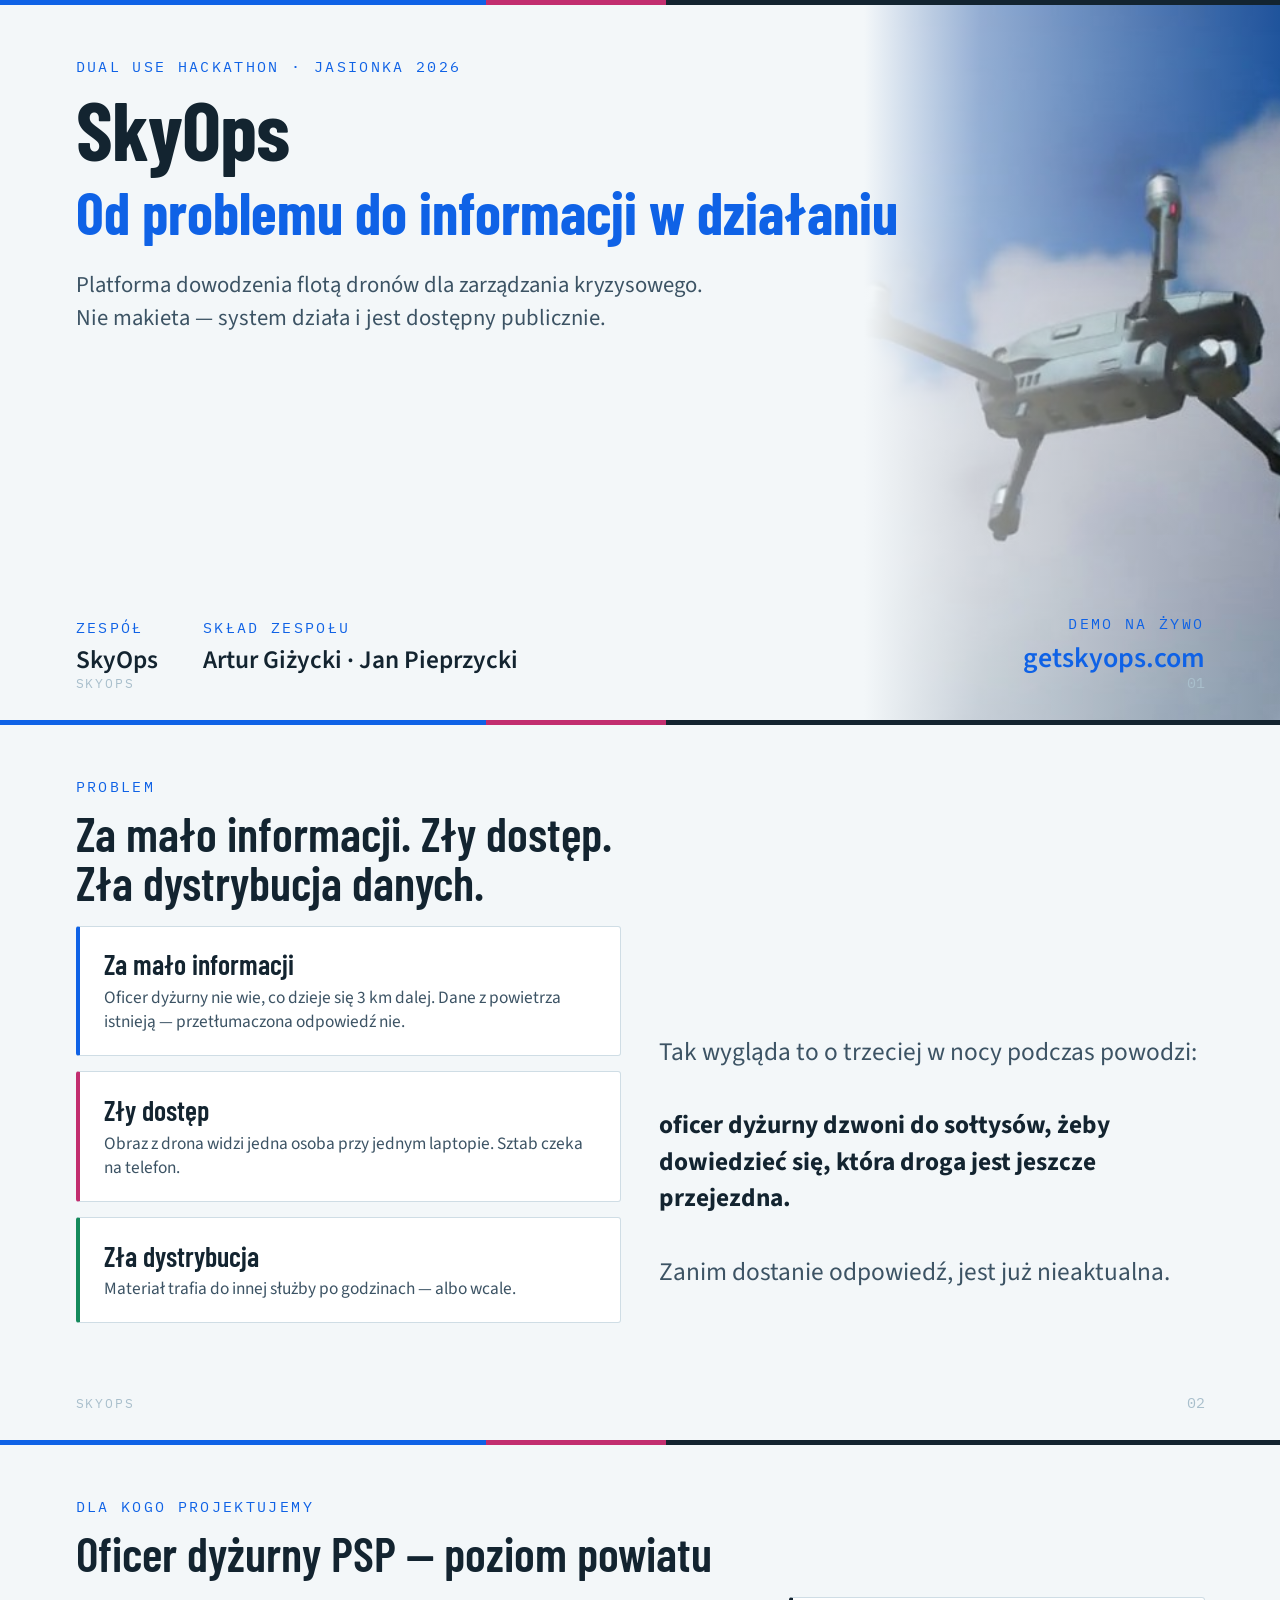
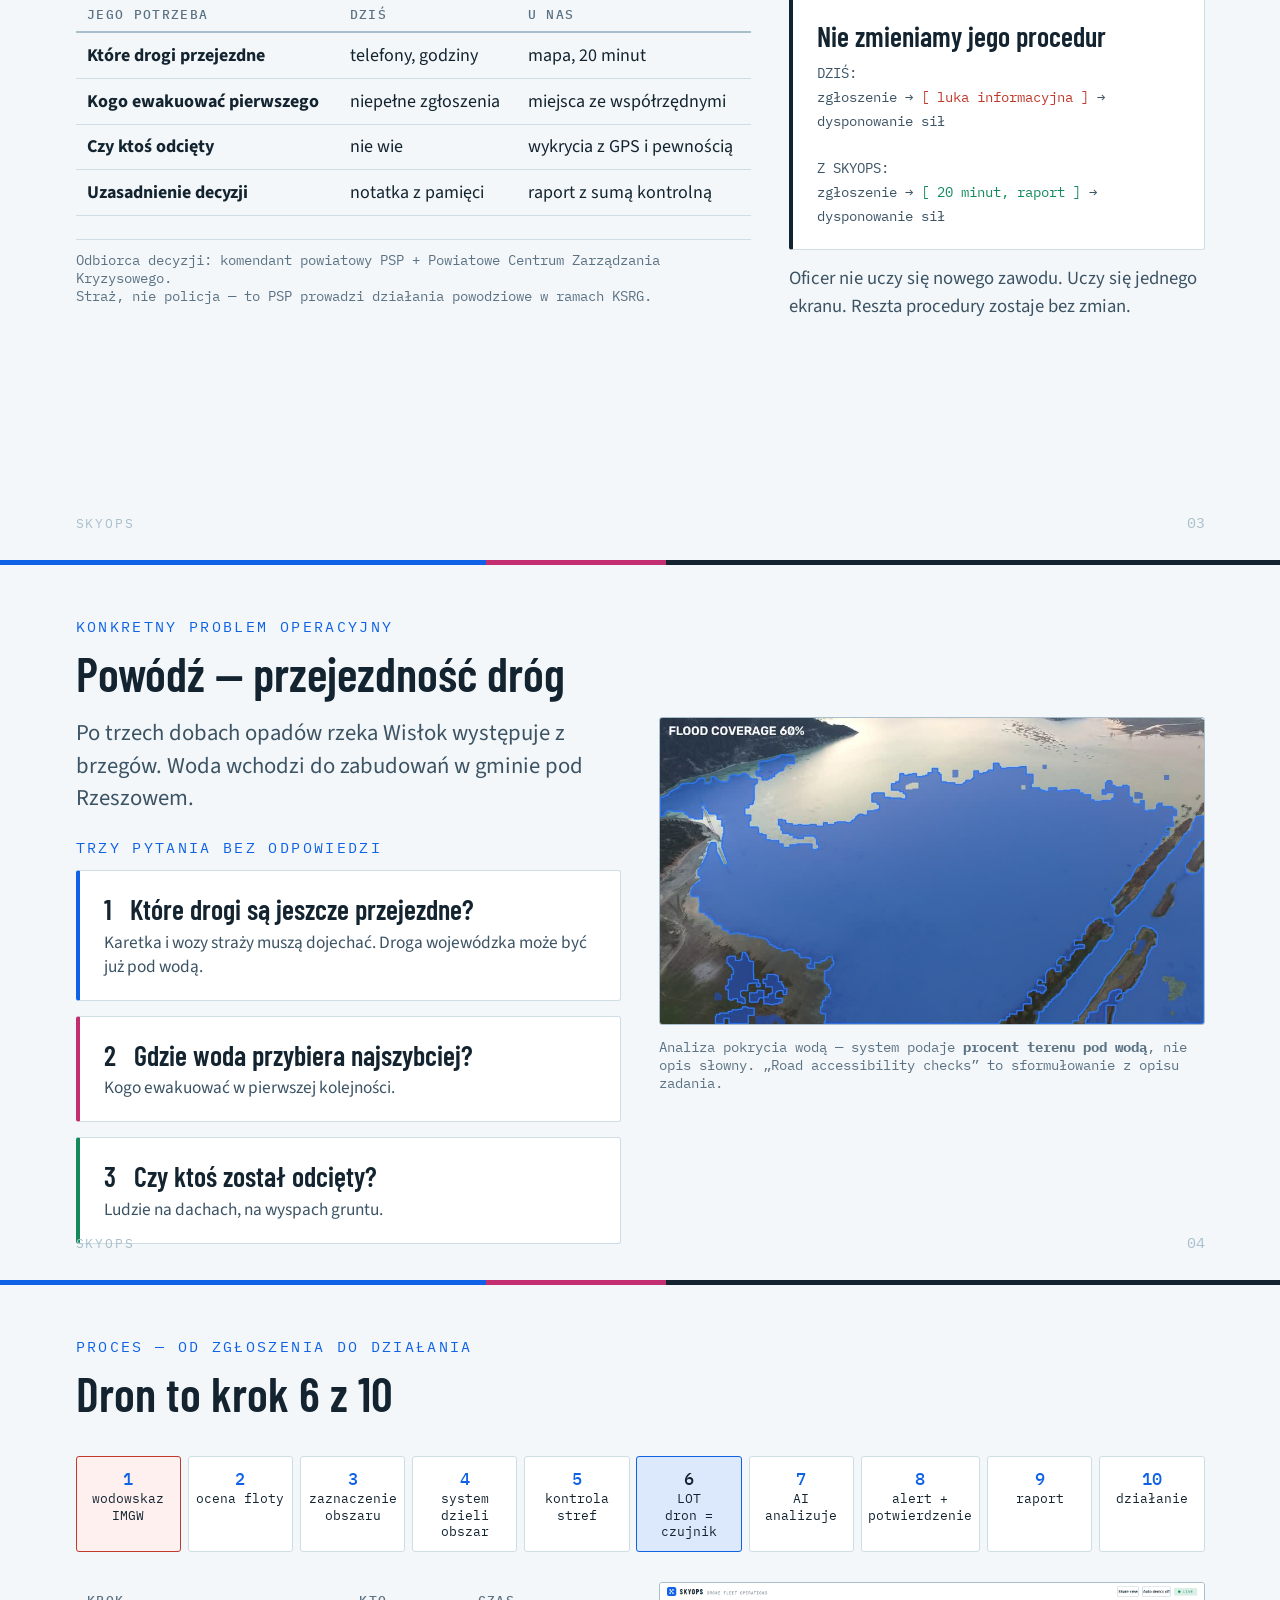
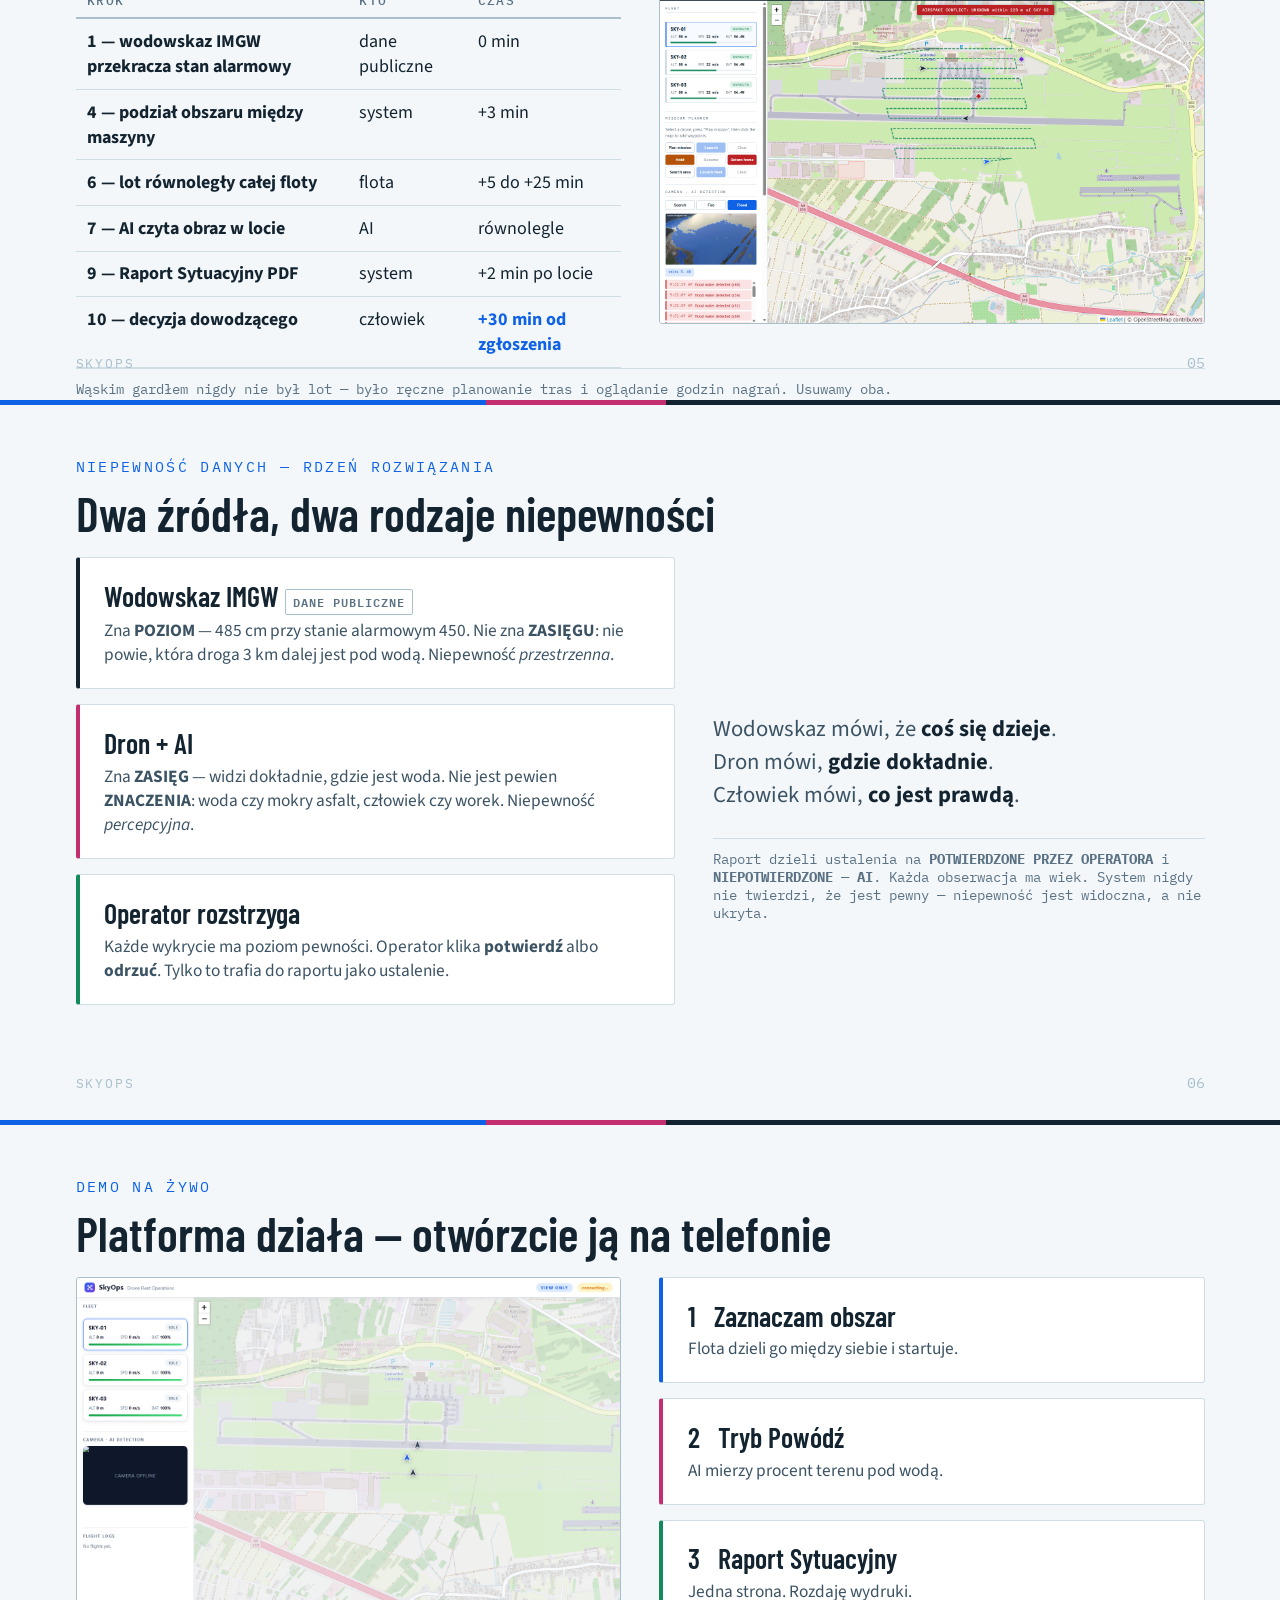
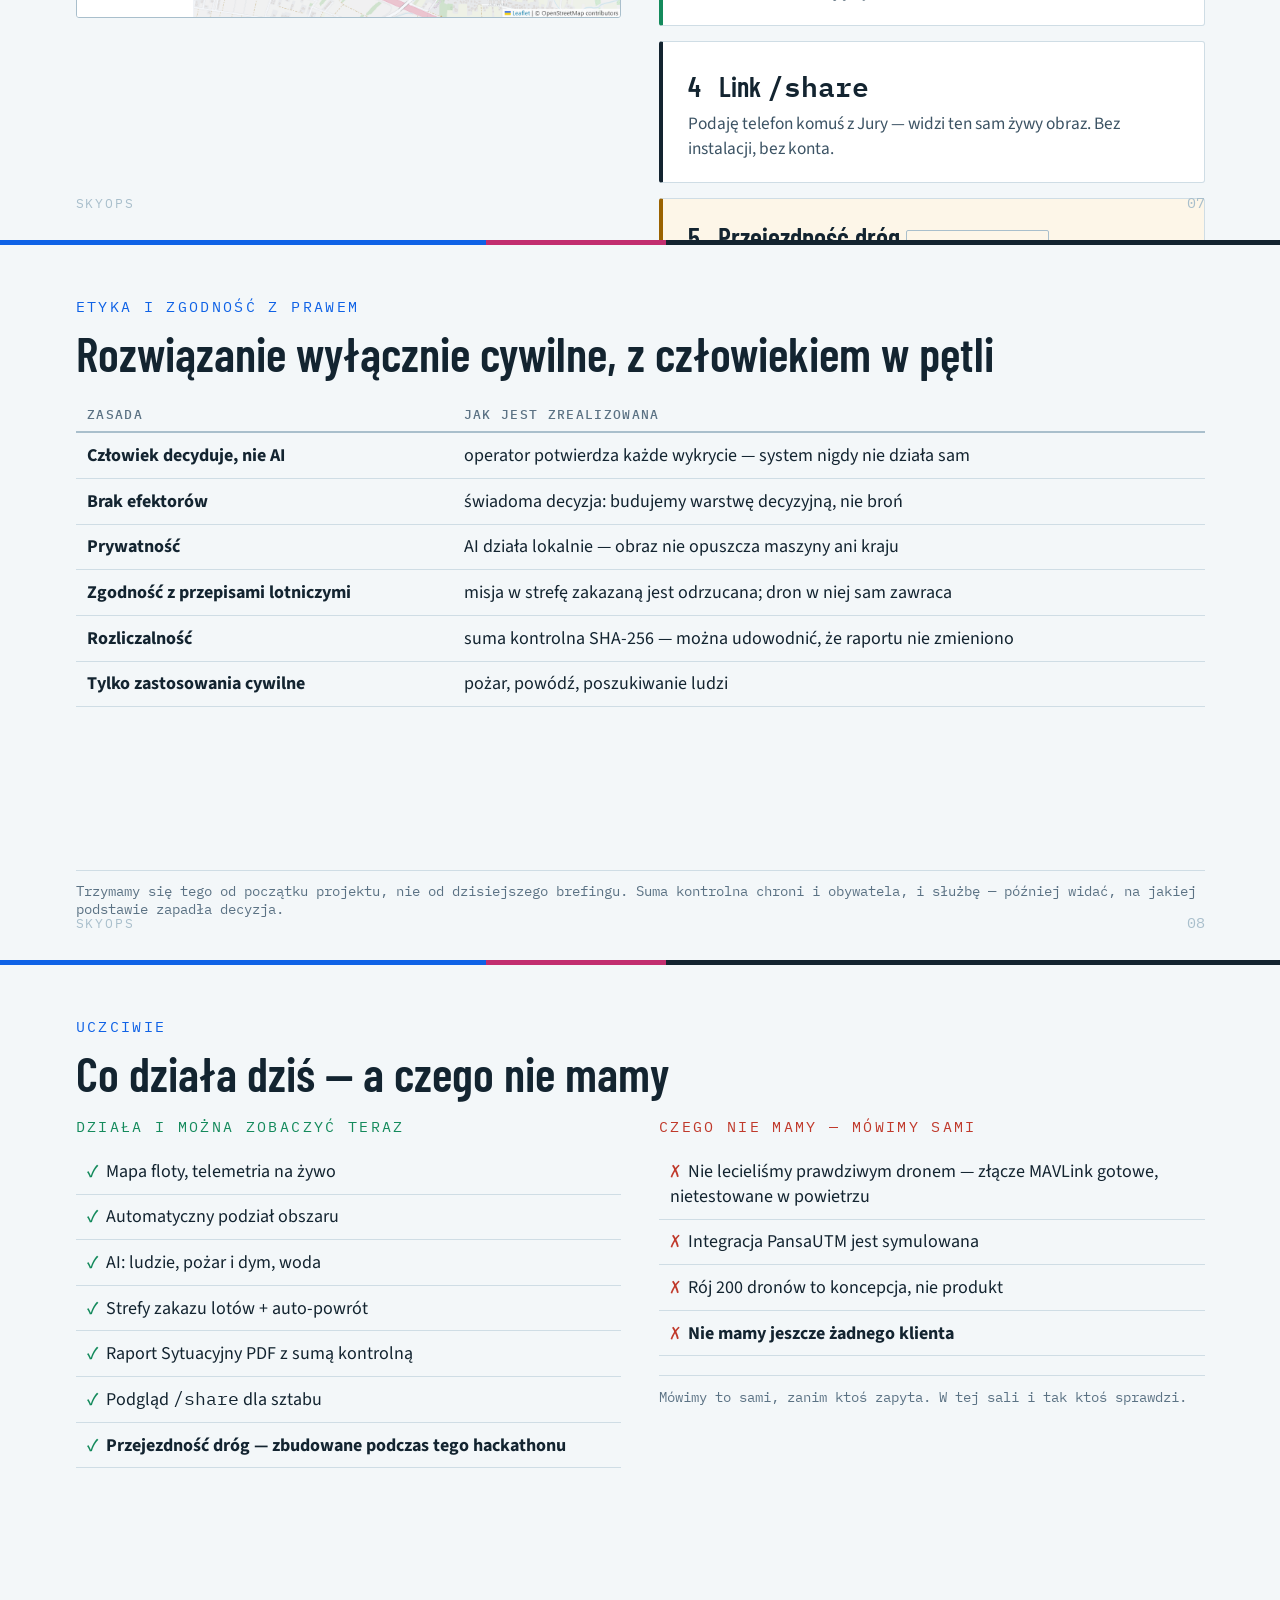
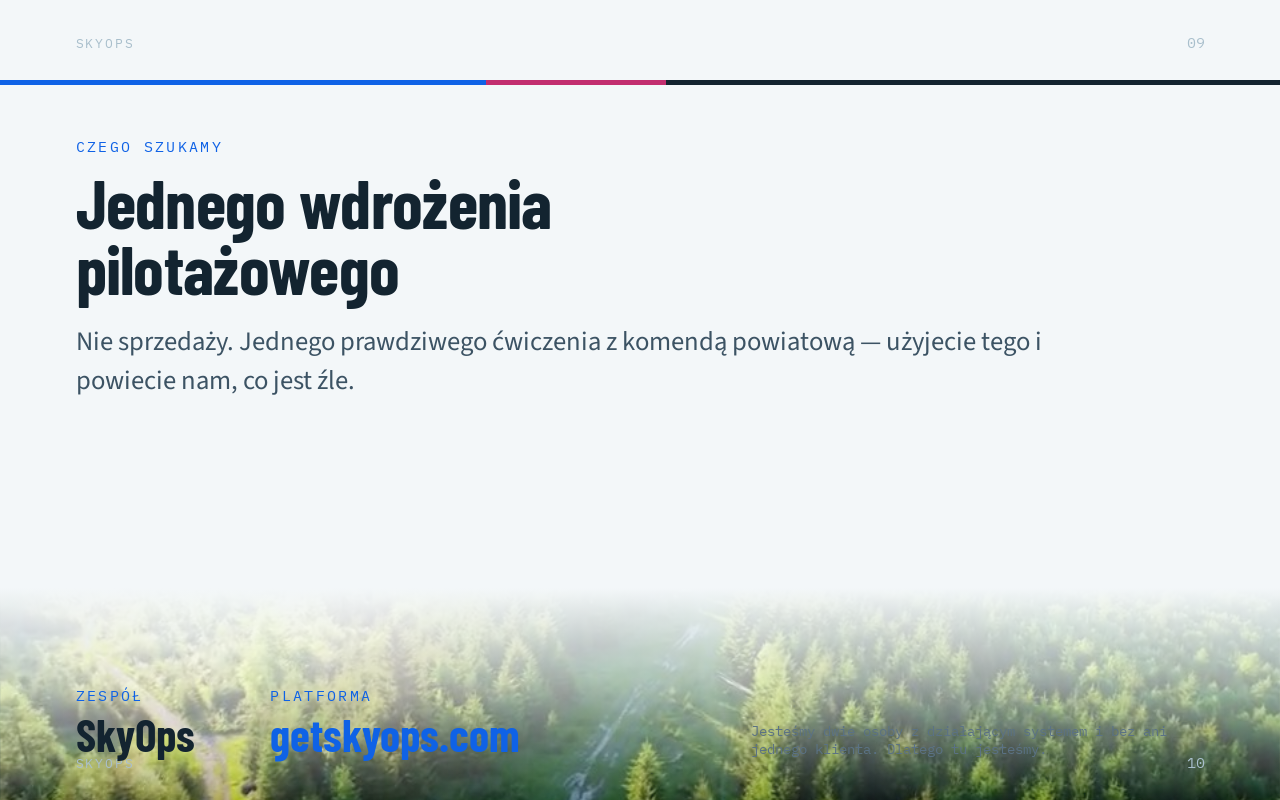
<file: hackathon/deck.html>
<!DOCTYPE html>
<html lang="pl">
<head>
<meta charset="utf-8">
<title>SkyOps - Dual Use Hackathon 2026</title>
<link rel="preconnect" href="https://fonts.googleapis.com">
<link href="https://fonts.googleapis.com/css2?family=Barlow+Condensed:wght@500;600;700&family=Source+Sans+3:wght@400;600&family=IBM+Plex+Mono:wght@400;500&display=swap" rel="stylesheet">
<style>
  :root{
    --paper:#f3f7f9; --panel:#fff; --ink:#132430; --soft:#3c5364;
    --slate:#5b7284; --line:#cfdde5; --strong:#a9bfcc;
    --blue:#0f62e6; --blue-soft:#dce9fd; --magenta:#c22e6f;
    --green:#148a5c; --green-soft:#d9f0e6; --amber:#9a6200; --red:#c0392b;
  }
  @page{ size:33.87cm 19.05cm; margin:0; }
  *{ box-sizing:border-box; margin:0; padding:0; }
  body{ background:var(--paper); font-family:"Source Sans 3",system-ui,sans-serif; color:var(--ink); }

  .slide{
    width:33.87cm; height:19.05cm; padding:1.5cm 2cm 1.1cm;
    page-break-after:always; break-after:page;
    position:relative; display:flex; flex-direction:column;
    background:var(--paper); overflow:hidden;
  }
  .slide:last-child{ page-break-after:auto; }
  .slide::before{
    content:""; position:absolute; top:0; left:0; right:0; height:5px;
    background:linear-gradient(90deg,var(--blue) 0 38%,var(--magenta) 38% 52%,var(--ink) 52% 100%);
  }
  .num{
    position:absolute; right:2cm; bottom:.75cm;
    font-family:"IBM Plex Mono",monospace; font-size:11pt; color:var(--strong);
  }
  .mark{
    position:absolute; left:2cm; bottom:.75cm;
    font-family:"IBM Plex Mono",monospace; font-size:10pt;
    letter-spacing:.14em; text-transform:uppercase; color:var(--strong);
  }
  .kicker{
    font-family:"IBM Plex Mono",monospace; font-size:11pt;
    letter-spacing:.16em; text-transform:uppercase; color:var(--blue);
    margin-bottom:.35cm;
  }
  h1{ font-family:"Barlow Condensed",sans-serif; font-weight:700; font-size:62pt; line-height:.95; letter-spacing:-.01em; }
  h2{ font-family:"Barlow Condensed",sans-serif; font-weight:600; font-size:36pt; line-height:1.02; margin-bottom:.5cm; }
  .lead{ font-size:17pt; line-height:1.45; color:var(--soft); max-width:26cm; }
  .big{ font-family:"Barlow Condensed",sans-serif; font-weight:700; font-size:44pt; line-height:1.05; }

  table{ border-collapse:collapse; width:100%; font-size:13.5pt; }
  th{
    font-family:"IBM Plex Mono",monospace; font-size:10pt; font-weight:500;
    letter-spacing:.1em; text-transform:uppercase; color:var(--slate);
    text-align:left; padding:.22cm .3cm; border-bottom:2px solid var(--strong);
  }
  td{ padding:.26cm .3cm; border-bottom:1px solid var(--line); vertical-align:top; }
  td strong{ color:var(--ink); }

  .cols{ display:flex; gap:1cm; flex:1; }
  .col{ flex:1; }
  .card{
    background:var(--panel); border:1px solid var(--line); border-left:4px solid var(--blue);
    border-radius:3px; padding:.55cm .65cm; margin-bottom:.4cm;
  }
  .card.mag{ border-left-color:var(--magenta); }
  .card.grn{ border-left-color:var(--green); }
  .card h3{ font-family:"Barlow Condensed",sans-serif; font-size:21pt; font-weight:600; margin-bottom:.12cm; }
  .card p{ font-size:13pt; color:var(--soft); line-height:1.4; }

  .shot{ border:1px solid var(--strong); border-radius:3px; width:100%; display:block; }
  .flow{
    display:flex; align-items:stretch; gap:.18cm; margin:.5cm 0;
    font-family:"IBM Plex Mono",monospace; font-size:9.5pt;
  }
  .step{
    flex:1; background:var(--panel); border:1px solid var(--line);
    border-radius:3px; padding:.3cm .18cm; text-align:center; line-height:1.3;
  }
  .step b{ display:block; font-size:13pt; color:var(--blue); font-weight:500; }
  .step.hot{ background:var(--blue-soft); border-color:var(--blue); }
  .step.hot b{ color:var(--ink); }
  .note{
    font-family:"IBM Plex Mono",monospace; font-size:10.5pt; color:var(--slate);
    border-top:1px solid var(--line); padding-top:.3cm; margin-top:auto;
  }
  .tag{
    display:inline-block; font-family:"IBM Plex Mono",monospace; font-size:9pt;
    letter-spacing:.08em; text-transform:uppercase; padding:2px 7px;
    border:1px solid var(--strong); border-radius:2px; color:var(--slate);
  }
  .yes{ color:var(--green); font-weight:600; }
  .band{
    position:absolute; top:5px; right:0; bottom:0; width:11cm;
    background-size:cover; background-position:center;
  }
  .band::after{
    content:""; position:absolute; inset:0;
    background:linear-gradient(90deg,var(--paper) 0%,rgba(243,247,249,.55) 28%,rgba(19,36,48,.10) 100%);
  }
  .band-bottom{
    position:absolute; left:0; right:0; bottom:0; height:5.6cm;
    background-size:cover; background-position:center 62%;
  }
  .band-bottom::after{
    content:""; position:absolute; inset:0;
    background:linear-gradient(180deg,var(--paper) 0%,rgba(243,247,249,.6) 45%,rgba(19,36,48,.18) 100%);
  }
  .above{ position:relative; z-index:2; }
  .no{ color:var(--red); font-weight:600; }
</style>
</head>
<body>

<!-- 1 -->
<section class="slide">
  <div class="band" style="background-image:url(img/clip7.jpg)"></div>
  <div class="kicker above">Dual Use Hackathon &middot; Jasionka 2026</div>
  <h1 class="above">SkyOps</h1>
  <p class="big above" style="color:var(--blue);margin-top:.35cm">Od problemu do informacji w działaniu</p>
  <p class="lead above" style="margin-top:.7cm;max-width:19cm">
    Platforma dowodzenia flotą dronów dla zarządzania kryzysowego.<br>
    Nie makieta — system działa i jest dostępny publicznie.
  </p>
  <div class="above" style="margin-top:auto;display:flex;gap:1.2cm;align-items:flex-end">
    <div>
      <div class="kicker" style="margin-bottom:.15cm">Zespół</div>
      <div style="font-size:19pt;font-weight:600">SkyOps</div>
    </div>
    <div>
      <div class="kicker" style="margin-bottom:.15cm">Skład zespołu</div>
      <div style="font-size:19pt;font-weight:600">Artur Giżycki &middot; Jan Pieprzycki</div>
    </div>
    <div style="margin-left:auto;text-align:right">
      <div class="kicker" style="margin-bottom:.15cm">Demo na żywo</div>
      <div style="font-size:21pt;font-weight:600;color:var(--blue)">getskyops.com</div>
    </div>
  </div>
  <div class="mark">SkyOps</div><div class="num">01</div>
</section>

<!-- 2 -->
<section class="slide">
  <div class="kicker">Problem</div>
  <h2>Za mało informacji. Zły dostęp.<br>Zła dystrybucja danych.</h2>
  <div class="cols">
    <div class="col">
      <div class="card"><h3>Za mało informacji</h3>
        <p>Oficer dyżurny nie wie, co dzieje się 3 km dalej. Dane z powietrza istnieją — przetłumaczona odpowiedź nie.</p></div>
      <div class="card mag"><h3>Zły dostęp</h3>
        <p>Obraz z drona widzi jedna osoba przy jednym laptopie. Sztab czeka na telefon.</p></div>
      <div class="card grn"><h3>Zła dystrybucja</h3>
        <p>Materiał trafia do innej służby po godzinach — albo wcale.</p></div>
    </div>
    <div class="col" style="display:flex;flex-direction:column;justify-content:center">
      <p class="lead" style="font-size:19pt">
        Tak wygląda to o trzeciej w nocy podczas powodzi:<br><br>
        <strong style="color:var(--ink)">oficer dyżurny dzwoni do sołtysów, żeby dowiedzieć się, która droga jest jeszcze przejezdna.</strong><br><br>
        Zanim dostanie odpowiedź, jest już nieaktualna.
      </p>
    </div>
  </div>
  <div class="mark">SkyOps</div><div class="num">02</div>
</section>

<!-- 3 -->
<section class="slide">
  <div class="kicker">Dla kogo projektujemy</div>
  <h2>Oficer dyżurny PSP — poziom powiatu</h2>
  <div class="cols">
    <div class="col">
      <table>
        <tr><th>Jego potrzeba</th><th>Dziś</th><th>U nas</th></tr>
        <tr><td><strong>Które drogi przejezdne</strong></td><td>telefony, godziny</td><td>mapa, 20 minut</td></tr>
        <tr><td><strong>Kogo ewakuować pierwszego</strong></td><td>niepełne zgłoszenia</td><td>miejsca ze współrzędnymi</td></tr>
        <tr><td><strong>Czy ktoś odcięty</strong></td><td>nie wie</td><td>wykrycia z GPS i pewnością</td></tr>
        <tr><td><strong>Uzasadnienie decyzji</strong></td><td>notatka z pamięci</td><td>raport z sumą kontrolną</td></tr>
      </table>
      <div class="note" style="margin-top:.6cm">
        Odbiorca decyzji: komendant powiatowy PSP + Powiatowe Centrum Zarządzania Kryzysowego.<br>
        Straż, nie policja — to PSP prowadzi działania powodziowe w ramach KSRG.
      </div>
    </div>
    <div class="col" style="max-width:11cm">
      <div class="card" style="border-left-color:var(--ink)">
        <h3>Nie zmieniamy jego procedur</h3>
        <p style="font-family:'IBM Plex Mono',monospace;font-size:10.5pt;line-height:1.7;margin-top:.25cm">
        DZIŚ:<br>zgłoszenie → <span style="color:var(--red)">[ luka informacyjna ]</span> → dysponowanie sił<br><br>
        Z SKYOPS:<br>zgłoszenie → <span style="color:var(--green)">[ 20 minut, raport ]</span> → dysponowanie sił</p>
      </div>
      <p class="lead" style="font-size:14pt">Oficer nie uczy się nowego zawodu. Uczy się jednego ekranu. Reszta procedury zostaje bez zmian.</p>
    </div>
  </div>
  <div class="mark">SkyOps</div><div class="num">03</div>
</section>

<!-- 4 -->
<section class="slide">
  <div class="kicker">Konkretny problem operacyjny</div>
  <h2>Powódź — przejezdność dróg</h2>
  <div class="cols">
    <div class="col" style="max-width:15cm">
      <p class="lead" style="margin-bottom:.6cm">
        Po trzech dobach opadów rzeka Wisłok występuje z brzegów.
        Woda wchodzi do zabudowań w gminie pod Rzeszowem.
      </p>
      <p class="kicker">Trzy pytania bez odpowiedzi</p>
      <div class="card"><h3>1 &nbsp; Które drogi są jeszcze przejezdne?</h3>
        <p>Karetka i wozy straży muszą dojechać. Droga wojewódzka może być już pod wodą.</p></div>
      <div class="card mag"><h3>2 &nbsp; Gdzie woda przybiera najszybciej?</h3>
        <p>Kogo ewakuować w pierwszej kolejności.</p></div>
      <div class="card grn"><h3>3 &nbsp; Czy ktoś został odcięty?</h3>
        <p>Ludzie na dachach, na wyspach gruntu.</p></div>
    </div>
    <div class="col">
      <img class="shot" src="../landing/assets/img/ai-flood.jpg" alt="Analiza zalania">
      <div class="note" style="margin-top:.35cm;border:0;padding:0">
        Analiza pokrycia wodą — system podaje <strong>procent terenu pod wodą</strong>, nie opis słowny.
        „Road accessibility checks” to sformułowanie z opisu zadania.
      </div>
    </div>
  </div>
  <div class="mark">SkyOps</div><div class="num">04</div>
</section>

<!-- 5 -->
<section class="slide">
  <div class="kicker">Proces — od zgłoszenia do działania</div>
  <h2>Dron to krok 6 z 10</h2>
  <div class="flow">
    <div class="step" style="background:#fdf0ef;border-color:#c0392b"><b>1</b>wodowskaz<br>IMGW</div>
    <div class="step"><b>2</b>ocena floty</div>
    <div class="step"><b>3</b>zaznaczenie obszaru</div>
    <div class="step"><b>4</b>system dzieli obszar</div>
    <div class="step"><b>5</b>kontrola stref</div>
    <div class="step hot"><b>6</b>LOT<br>dron = czujnik</div>
    <div class="step"><b>7</b>AI analizuje</div>
    <div class="step"><b>8</b>alert + potwierdzenie</div>
    <div class="step"><b>9</b>raport</div>
    <div class="step"><b>10</b>działanie</div>
  </div>
  <div class="cols" style="margin-top:.3cm">
    <div class="col" style="max-width:15cm">
      <table>
        <tr><th>Krok</th><th>Kto</th><th>Czas</th></tr>
        <tr><td><strong>1 — wodowskaz IMGW przekracza stan alarmowy</strong></td><td>dane publiczne</td><td>0 min</td></tr><tr><td><strong>4 — podział obszaru między maszyny</strong></td><td>system</td><td>+3 min</td></tr>
        <tr><td><strong>6 — lot równoległy całej floty</strong></td><td>flota</td><td>+5 do +25 min</td></tr>
        <tr><td><strong>7 — AI czyta obraz w locie</strong></td><td>AI</td><td>równolegle</td></tr>
        <tr><td><strong>9 — Raport Sytuacyjny PDF</strong></td><td>system</td><td>+2 min po locie</td></tr>
        <tr><td><strong>10 — decyzja dowodzącego</strong></td><td>człowiek</td><td><strong style="color:var(--blue)">+30 min od zgłoszenia</strong></td></tr>
      </table>
    </div>
    <div class="col">
      <img class="shot" src="img/demo-flood.png" alt="Podział obszaru i analiza zalania">
    </div>
  </div>
  <div class="note">Wąskim gardłem nigdy nie był lot — było ręczne planowanie tras i oglądanie godzin nagrań. Usuwamy oba.</div>
  <div class="mark">SkyOps</div><div class="num">05</div>
</section>

<!-- 6 -->
<section class="slide">
  <div class="kicker">Niepewność danych — rdzeń rozwiązania</div>
  <h2>Dwa źródła, dwa rodzaje niepewności</h2>
  <div class="cols">
    <div class="col">
      <div class="card" style="border-left-color:var(--ink)">
        <h3>Wodowskaz IMGW <span class="tag">dane publiczne</span></h3>
        <p>Zna <strong>POZIOM</strong> — 485 cm przy stanie alarmowym 450.
           Nie zna <strong>ZASIĘGU</strong>: nie powie, która droga 3 km dalej
           jest pod wodą. Niepewność <em>przestrzenna</em>.</p>
      </div>
      <div class="card mag">
        <h3>Dron + AI</h3>
        <p>Zna <strong>ZASIĘG</strong> — widzi dokładnie, gdzie jest woda.
           Nie jest pewien <strong>ZNACZENIA</strong>: woda czy mokry asfalt,
           człowiek czy worek. Niepewność <em>percepcyjna</em>.</p>
      </div>
      <div class="card grn">
        <h3>Operator rozstrzyga</h3>
        <p>Każde wykrycie ma poziom pewności. Operator klika
           <strong>potwierdź</strong> albo <strong>odrzuć</strong>. Tylko to
           trafia do raportu jako ustalenie.</p>
      </div>
    </div>
    <div class="col" style="max-width:13cm;display:flex;flex-direction:column;justify-content:center">
      <p class="lead" style="font-size:17pt">
        Wodowskaz mówi, że <strong style="color:var(--ink)">coś się dzieje</strong>.<br>
        Dron mówi, <strong style="color:var(--ink)">gdzie dokładnie</strong>.<br>
        Człowiek mówi, <strong style="color:var(--ink)">co jest prawdą</strong>.
      </p>
      <div class="note" style="margin-top:.7cm">
        Raport dzieli ustalenia na <strong>POTWIERDZONE PRZEZ OPERATORA</strong>
        i <strong>NIEPOTWIERDZONE — AI</strong>. Każda obserwacja ma wiek.
        System nigdy nie twierdzi, że jest pewny — niepewność jest widoczna,
        a nie ukryta.
      </div>
    </div>
  </div>
  <div class="mark">SkyOps</div><div class="num">06</div>
</section>

<!-- 7 -->
<section class="slide">
  <div class="kicker">Demo na żywo</div>
  <h2>Platforma działa — otwórzcie ją na telefonie</h2>
  <div class="cols">
    <div class="col" style="max-width:19cm">
      <img class="shot" src="../media/share-view.png" alt="Podgląd /share dla sztabu">
    </div>
    <div class="col">
      <div class="card"><h3>1 &nbsp; Zaznaczam obszar</h3><p>Flota dzieli go między siebie i startuje.</p></div>
      <div class="card mag"><h3>2 &nbsp; Tryb Powódź</h3><p>AI mierzy procent terenu pod wodą.</p></div>
      <div class="card grn"><h3>3 &nbsp; Raport Sytuacyjny</h3><p>Jedna strona. Rozdaję wydruki.</p></div>
      <div class="card" style="border-left-color:var(--ink)"><h3>4 &nbsp; Link <span style="font-family:'IBM Plex Mono',monospace">/share</span></h3>
        <p>Podaję telefon komuś z Jury — widzi ten sam żywy obraz. Bez instalacji, bez konta.</p></div>
      <div class="card" style="border-left-color:var(--amber);background:#fdf6e8">
        <h3>5 &nbsp; Przejezdność dróg <span class="tag" style="color:var(--amber)">zbudowane w 24 h</span></h3>
        <p>Z procentu zalania powstaje decyzja: <strong>droga 869 nieprzejezdna, 12 odcinków</strong>.
           Drogi bez obserwacji: <strong>nieznana</strong> — nigdy „przejezdna”.</p></div>
      <div class="note">To jest odpowiedź na „zły dostęp”. Nie da się jej pokazać slajdem.</div>
    </div>
  </div>
  <div class="mark">SkyOps</div><div class="num">07</div>
</section>

<!-- 8 -->
<section class="slide">
  <div class="kicker">Etyka i zgodność z prawem</div>
  <h2>Rozwiązanie wyłącznie cywilne, z człowiekiem w pętli</h2>
  <table>
    <tr><th>Zasada</th><th>Jak jest zrealizowana</th></tr>
    <tr><td><strong>Człowiek decyduje, nie AI</strong></td><td>operator potwierdza każde wykrycie — system nigdy nie działa sam</td></tr>
    <tr><td><strong>Brak efektorów</strong></td><td>świadoma decyzja: budujemy warstwę decyzyjną, nie broń</td></tr>
    <tr><td><strong>Prywatność</strong></td><td>AI działa lokalnie — obraz nie opuszcza maszyny ani kraju</td></tr>
    <tr><td><strong>Zgodność z przepisami lotniczymi</strong></td><td>misja w strefę zakazaną jest odrzucana; dron w niej sam zawraca</td></tr>
    <tr><td><strong>Rozliczalność</strong></td><td>suma kontrolna SHA-256 — można udowodnić, że raportu nie zmieniono</td></tr>
    <tr><td><strong>Tylko zastosowania cywilne</strong></td><td>pożar, powódź, poszukiwanie ludzi</td></tr>
  </table>
  <div class="note">
    Trzymamy się tego od początku projektu, nie od dzisiejszego brefingu.
    Suma kontrolna chroni i obywatela, i służbę — później widać, na jakiej podstawie zapadła decyzja.
  </div>
  <div class="mark">SkyOps</div><div class="num">08</div>
</section>

<!-- 9 -->
<section class="slide">
  <div class="kicker">Uczciwie</div>
  <h2>Co działa dziś — a czego nie mamy</h2>
  <div class="cols">
    <div class="col">
      <p class="kicker" style="color:var(--green)">Działa i można zobaczyć teraz</p>
      <table>
        <tr><td><span class="yes">✓</span> &nbsp;Mapa floty, telemetria na żywo</td></tr>
        <tr><td><span class="yes">✓</span> &nbsp;Automatyczny podział obszaru</td></tr>
        <tr><td><span class="yes">✓</span> &nbsp;AI: ludzie, pożar i dym, woda</td></tr>
        <tr><td><span class="yes">✓</span> &nbsp;Strefy zakazu lotów + auto-powrót</td></tr>
        <tr><td><span class="yes">✓</span> &nbsp;Raport Sytuacyjny PDF z sumą kontrolną</td></tr>
        <tr><td><span class="yes">✓</span> &nbsp;Podgląd <span style="font-family:'IBM Plex Mono',monospace">/share</span> dla sztabu</td></tr><tr><td><span class="yes">✓</span> &nbsp;<strong>Przejezdność dróg — zbudowane podczas tego hackathonu</strong></td></tr>
      </table>
    </div>
    <div class="col">
      <p class="kicker" style="color:var(--red)">Czego nie mamy — mówimy sami</p>
      <table>
        <tr><td><span class="no">✗</span> &nbsp;Nie lecieliśmy prawdziwym dronem — złącze MAVLink gotowe, nietestowane w powietrzu</td></tr>
        <tr><td><span class="no">✗</span> &nbsp;Integracja PansaUTM jest symulowana</td></tr>
        <tr><td><span class="no">✗</span> &nbsp;Rój 200 dronów to koncepcja, nie produkt</td></tr>
        <tr><td><span class="no">✗</span> &nbsp;<strong>Nie mamy jeszcze żadnego klienta</strong></td></tr>
      </table>
      <div class="note" style="margin-top:.5cm">
        Mówimy to sami, zanim ktoś zapyta. W tej sali i tak ktoś sprawdzi.
      </div>
    </div>
  </div>
  <div class="mark">SkyOps</div><div class="num">09</div>
</section>

<!-- 10 -->
<section class="slide">
  <div class="band-bottom" style="background-image:url(img/clip1.jpg)"></div>
  <div class="kicker above">Czego szukamy</div>
  <h1 class="above" style="font-size:52pt">Jednego wdrożenia<br>pilotażowego</h1>
  <p class="lead above" style="font-size:20pt;margin-top:.6cm">
    Nie sprzedaży. Jednego prawdziwego ćwiczenia z komendą powiatową —
    użyjecie tego i powiecie nam, co jest źle.
  </p>
  <div class="above" style="margin-top:auto;display:flex;align-items:flex-end;gap:2cm">
    <div>
      <div class="kicker" style="margin-bottom:.15cm">Zespół</div>
      <div class="big" style="font-size:34pt">SkyOps</div>
    </div>
    <div>
      <div class="kicker" style="margin-bottom:.15cm">Platforma</div>
      <div class="big" style="font-size:34pt;color:var(--blue)">getskyops.com</div>
    </div>
    <div style="margin-left:auto;max-width:12cm">
      <div class="note" style="border-top:0;padding-top:0">
        Jesteśmy dwie osoby z działającym systemem i bez ani jednego klienta.
        Dlatego tu jesteśmy.
      </div>
    </div>
  </div>
  <div class="mark">SkyOps</div><div class="num">10</div>
</section>

</body>
</html>
</file>
